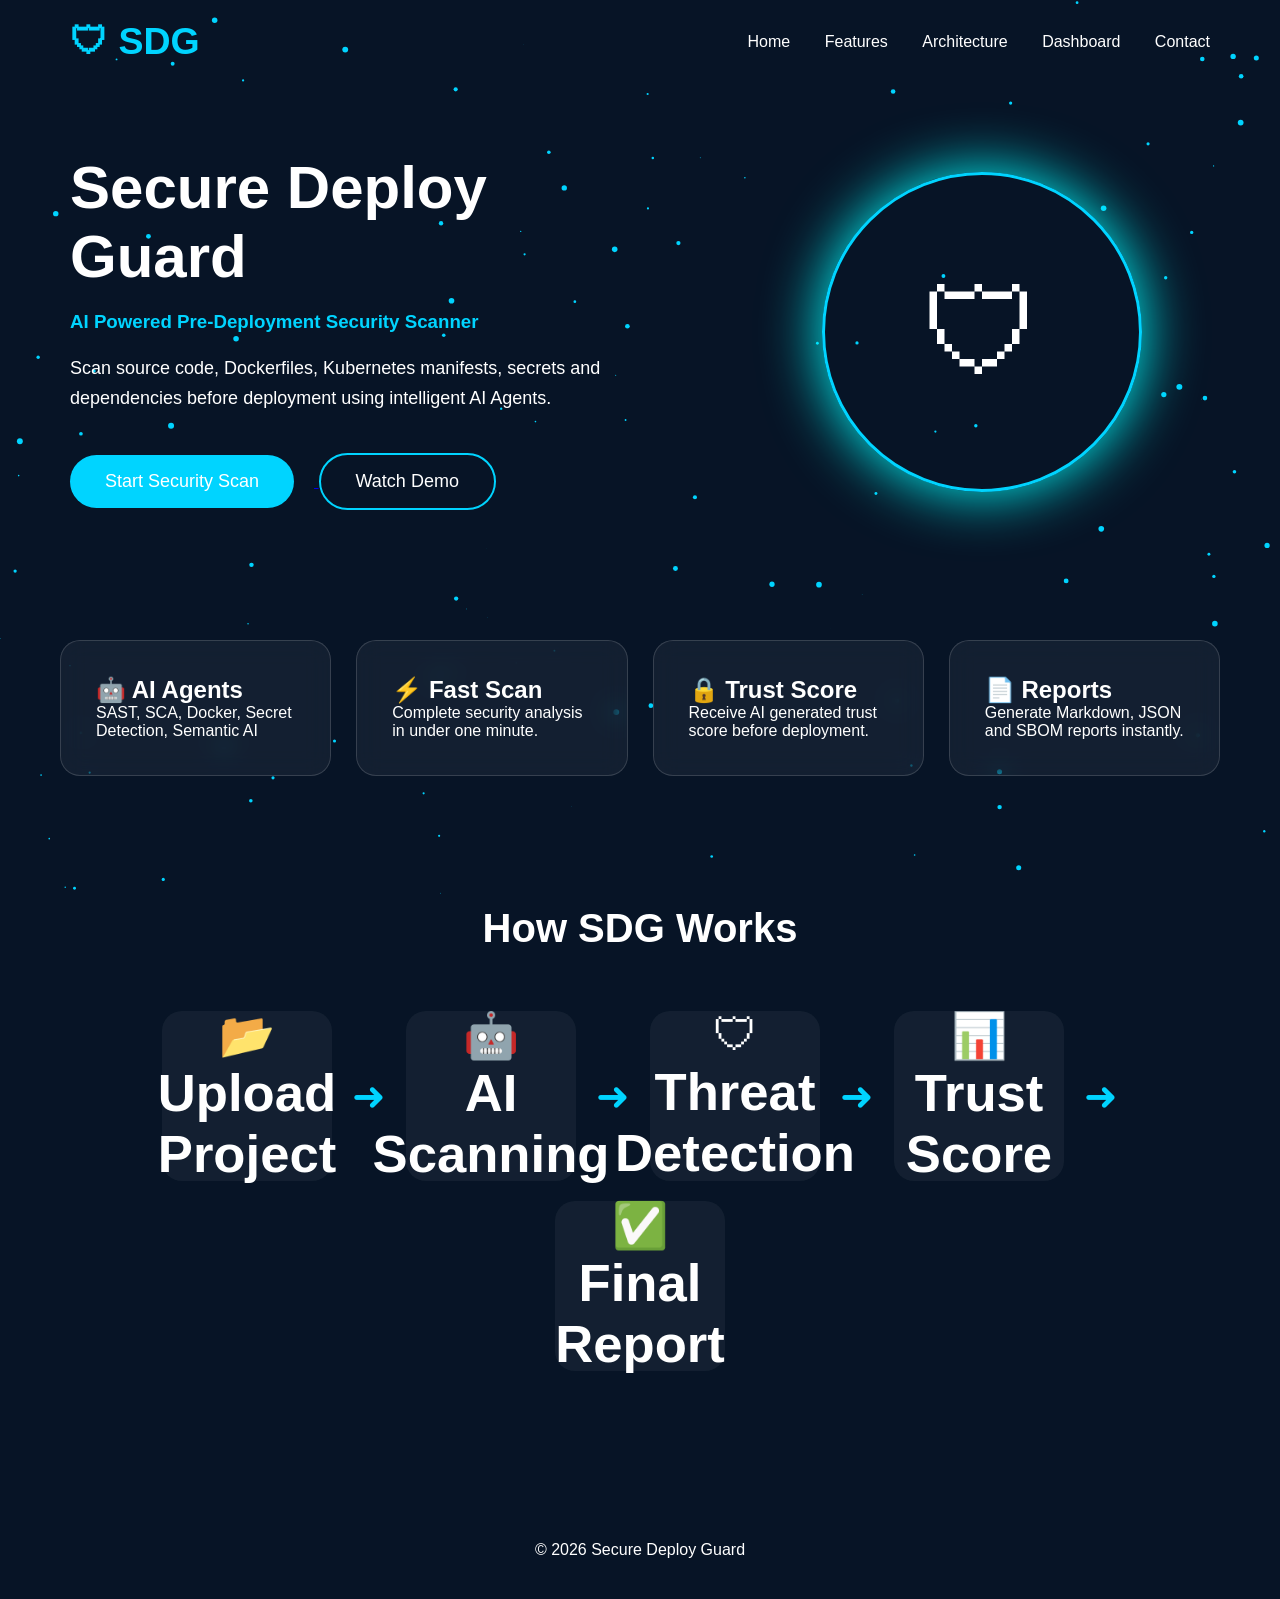
<file: index.html>
<!DOCTYPE html>
<html lang="en">

<head>

    <meta charset="UTF-8">
    <meta name="viewport" content="width=device-width, initial-scale=1.0">

    <title>Secure Deploy Guard</title>

    <link rel="stylesheet" href="style.css">

    <script defer src="main.js"></script>

</head>

<body>

<div id="particles"></div>

<header>

<div class="logo">

<h2>🛡 SDG</h2>

</div>

<nav>

<a href="#">Home</a>

<a href="#">Features</a>

<a href="#">Architecture</a>

<a href="#">Dashboard</a>

<a href="#">Contact</a>

</nav>

</header>

<section class="hero">

<div class="hero-left">

<h1>

Secure Deploy Guard

</h1>

<h3>

AI Powered Pre-Deployment Security Scanner

</h3>

<p>

Scan source code, Dockerfiles, Kubernetes manifests, secrets and dependencies before deployment using intelligent AI Agents.

</p>

<div class="buttons">

<a href="upload.html">

<button class="primary">

Start Security Scan

</button>

</a>

<button class="secondary">

Watch Demo

</button>

</div>

</div>

<div class="hero-right">

<div class="circle">

<div class="shield">

🛡

</div>

</div>

</div>

</section>

<section class="cards">

<div class="card">

<h2>🤖 AI Agents</h2>

<p>

SAST, SCA, Docker, Secret Detection, Semantic AI

</p>

</div>

<div class="card">

<h2>⚡ Fast Scan</h2>

<p>

Complete security analysis in under one minute.

</p>

</div>

<div class="card">

<h2>🔒 Trust Score</h2>

<p>

Receive AI generated trust score before deployment.

</p>

</div>

<div class="card">

<h2>📄 Reports</h2>

<p>

Generate Markdown, JSON and SBOM reports instantly.

</p>

</div>

</section>

<section class="workflow">

<h2>

How SDG Works

</h2>

<div class="steps">

<div class="step">

📂

<h3>Upload Project</h3>

</div>

<div class="arrow">➜</div>

<div class="step">

🤖

<h3>AI Scanning</h3>

</div>

<div class="arrow">➜</div>

<div class="step">

🛡

<h3>Threat Detection</h3>

</div>

<div class="arrow">➜</div>

<div class="step">

📊

<h3>Trust Score</h3>

</div>

<div class="arrow">➜</div>

<div class="step">

✅

<h3>Final Report</h3>

</div>

</div>

</section>

<footer>

© 2026 Secure Deploy Guard

</footer>

</body>

</html>
</file>
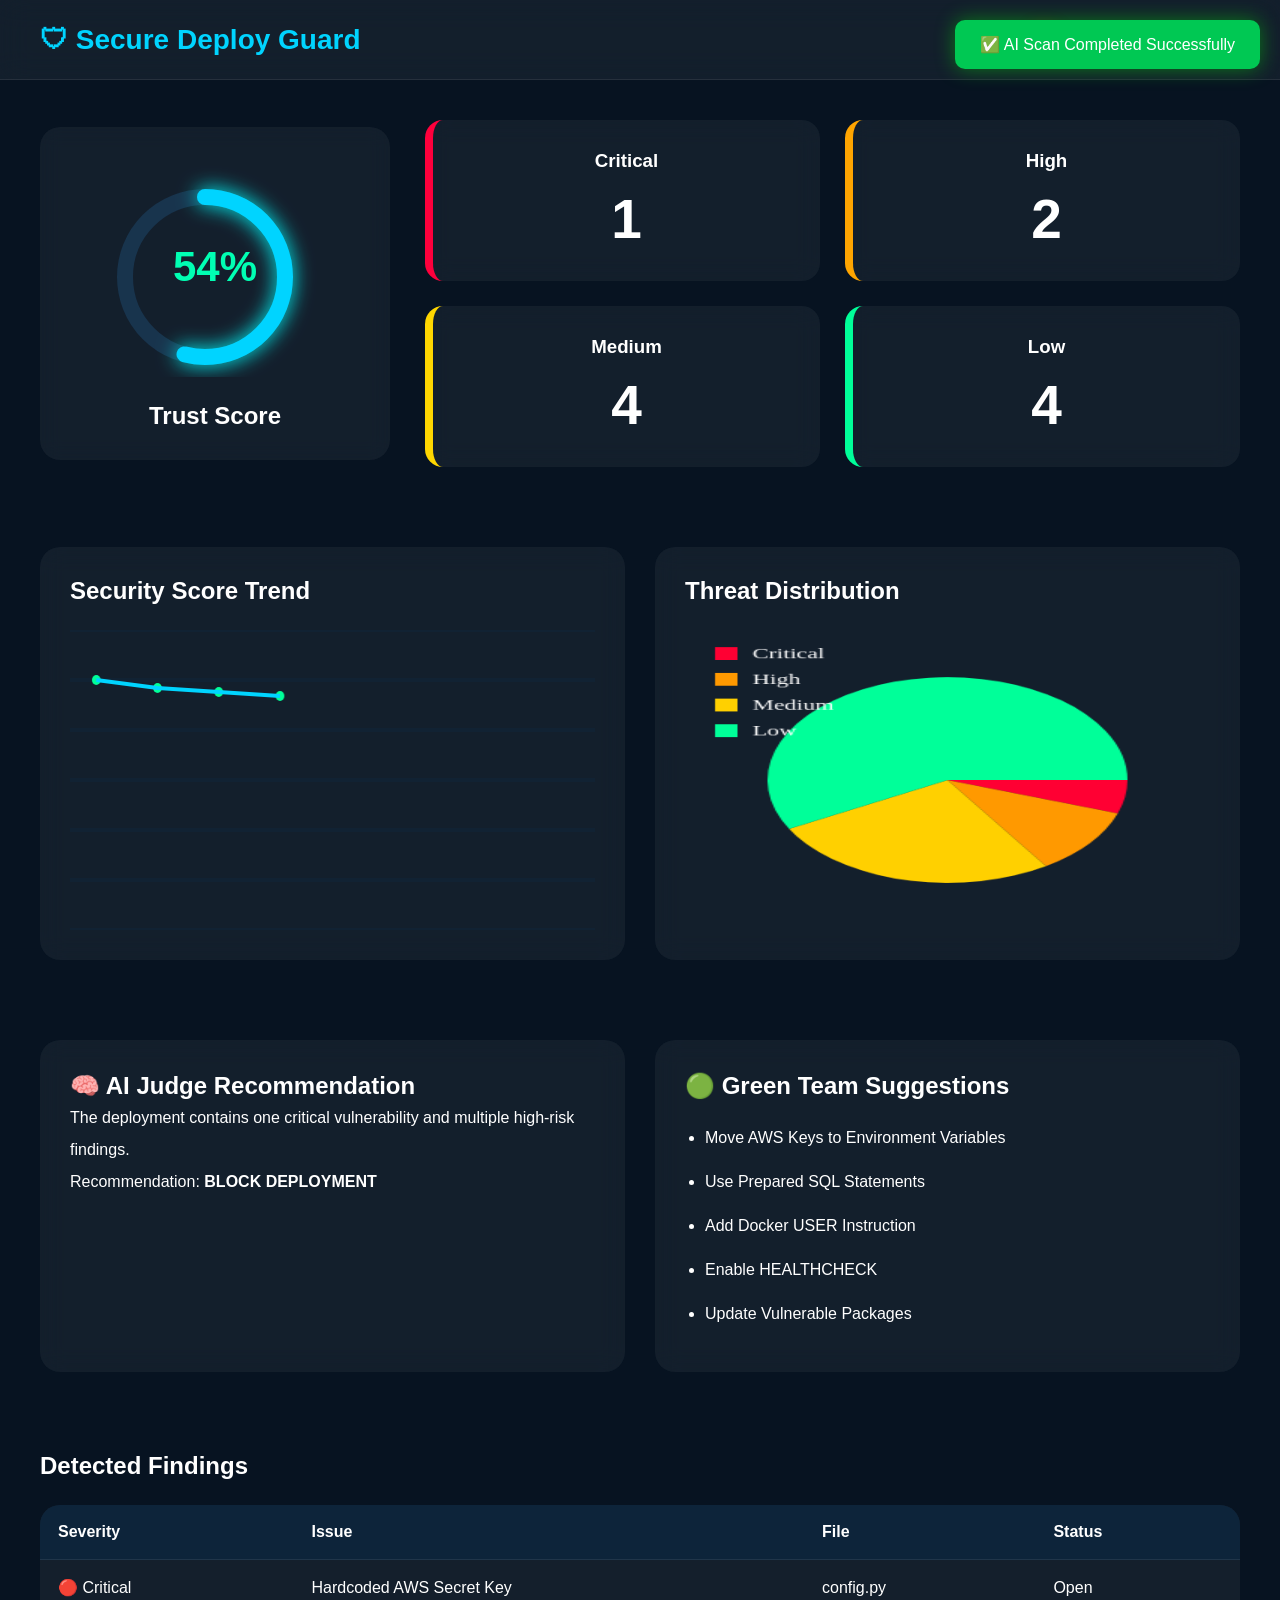
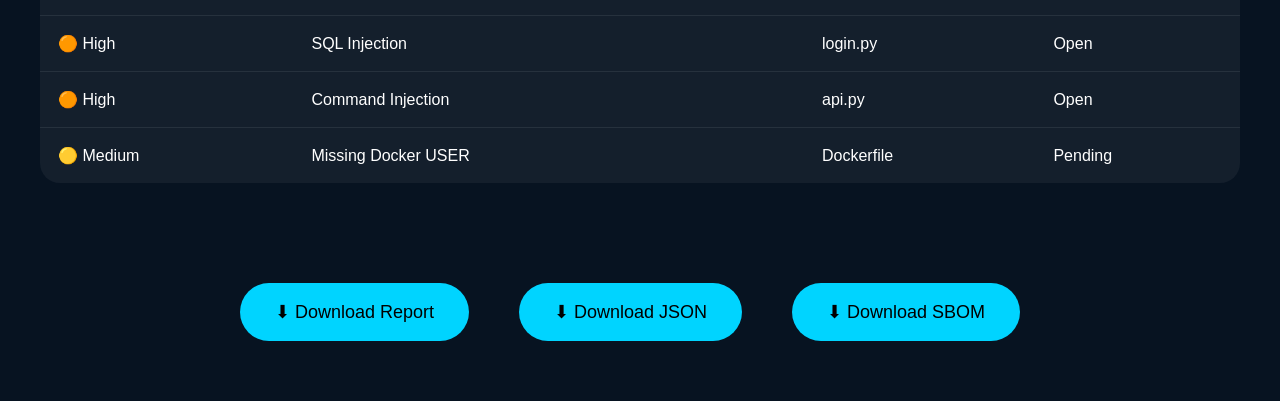
<file: dashboard.html>
<!DOCTYPE html>
<html lang="en">

<head>

<meta charset="UTF-8">
<meta name="viewport" content="width=device-width, initial-scale=1.0">

<title>SDG Security Dashboard</title>

<link rel="stylesheet" href="style.css">
<link rel="stylesheet" href="dashboard.css">

<script defer src="dashboard.js"></script>

</head>

<body>

<header class="dash-header">

<div class="logo">

🛡 Secure Deploy Guard

</div>

<div class="status">

<span class="online"></span>

Deployment Blocked

</div>

</header>

<!-- ========================= -->

<section class="hero">

<div class="gauge-card">

<div class="gauge">

<svg>

<circle class="bg" cx="100" cy="100" r="80"></circle>

<circle class="meter" cx="100" cy="100" r="80"></circle>

</svg>

<div class="score">

82%

</div>

</div>

<h2>

Trust Score

</h2>

</div>

<div class="summary">

<div class="summary-card critical">

<h3>

Critical

</h3>

<h1 id="critical">

1

</h1>

</div>

<div class="summary-card high">

<h3>

High

</h3>

<h1 id="high">

2

</h1>

</div>

<div class="summary-card medium">

<h3>

Medium

</h3>

<h1 id="medium">

3

</h1>

</div>

<div class="summary-card low">

<h3>

Low

</h3>

<h1 id="low">

4

</h1>

</div>

</div>

</section>

<!-- ========================= -->

<section class="charts">

<div class="chart-card">

<h2>

Security Score Trend

</h2>

<canvas id="trendCanvas"></canvas>

</div>

<div class="chart-card">

<h2>

Threat Distribution

</h2>

<canvas id="pieCanvas"></canvas>

</div>

</section>

<!-- ========================= -->

<section class="judge">

<div class="judge-card">

<h2>

🧠 AI Judge Recommendation

</h2>

<p>

The deployment contains one critical vulnerability and multiple high-risk findings.

</p>

<p>

Recommendation:

<strong>

BLOCK DEPLOYMENT

</strong>

</p>

</div>

<div class="green-card">

<h2>

🟢 Green Team Suggestions

</h2>

<ul>

<li>Move AWS Keys to Environment Variables</li>

<li>Use Prepared SQL Statements</li>

<li>Add Docker USER Instruction</li>

<li>Enable HEALTHCHECK</li>

<li>Update Vulnerable Packages</li>

</ul>

</div>

</section>

<!-- ========================= -->

<section class="table-section">

<h2>

Detected Findings

</h2>

<table>

<thead>

<tr>

<th>Severity</th>

<th>Issue</th>

<th>File</th>

<th>Status</th>

</tr>

</thead>

<tbody id="tableBody">

</tbody>

</table>

</section>

<!-- ========================= -->

<section class="downloads">

<button>

⬇ Download Report

</button>

<button>

⬇ Download JSON

</button>

<button>

⬇ Download SBOM

</button>

</section>

</body>

</html>
</file>
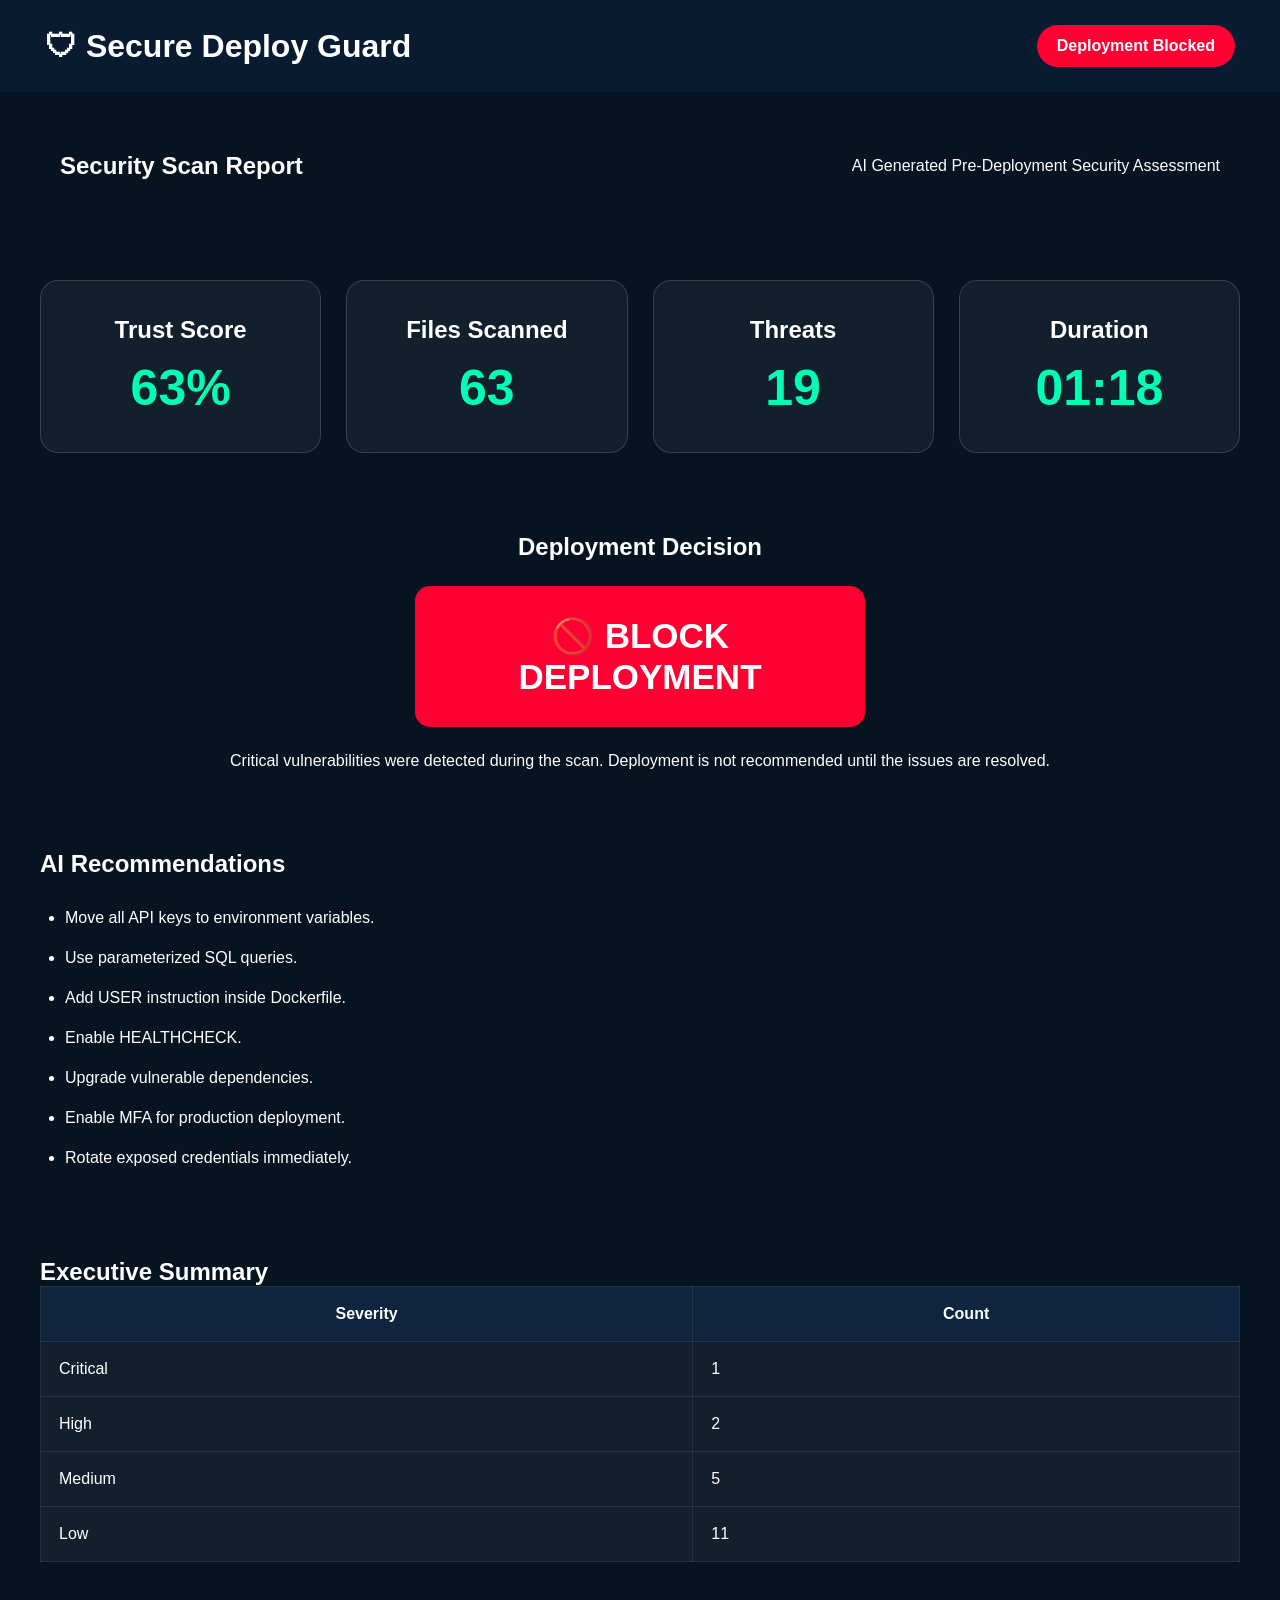
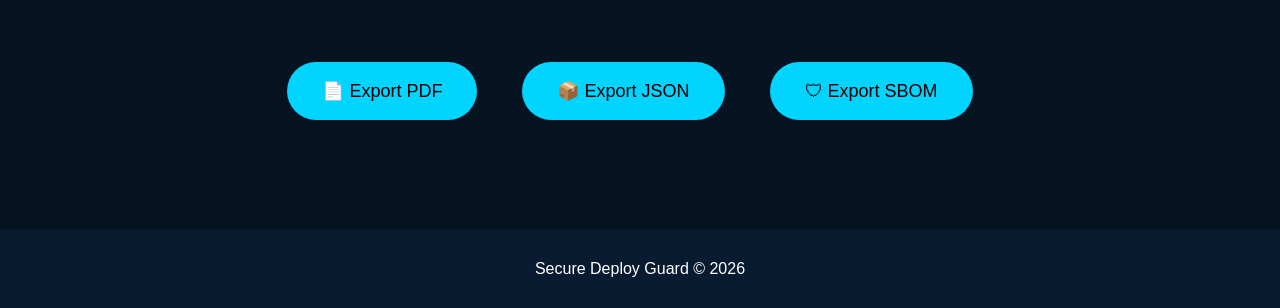
<file: report.html>
<!DOCTYPE html>
<html lang="en">

<head>

<meta charset="UTF-8">
<meta name="viewport" content="width=device-width,initial-scale=1.0">

<title>SDG Security Report</title>

<link rel="stylesheet" href="style.css">
<link rel="stylesheet" href="report.css">

<script defer src="report.js"></script>

</head>

<body>

<header class="report-header">

<h1>🛡 Secure Deploy Guard</h1>

<div class="badge">

Deployment Blocked

</div>

</header>

<section class="hero">

<h1>

Security Scan Report

</h1>

<p>

AI Generated Pre-Deployment Security Assessment

</p>

</section>

<section class="summary">

<div class="card">

<h2>Trust Score</h2>

<h1 id="trustScore">82%</h1>

</div>

<div class="card">

<h2>Files Scanned</h2>

<h1 id="files">418</h1>

</div>

<div class="card">

<h2>Threats</h2>

<h1 id="issues">19</h1>

</div>

<div class="card">

<h2>Duration</h2>

<h1>01:18</h1>

</div>

</section>

<section class="decision">

<h2>Deployment Decision</h2>

<div class="decision-box">

🚫 BLOCK DEPLOYMENT

</div>

<p>

Critical vulnerabilities were detected during the scan.

Deployment is not recommended until the issues are resolved.

</p>

</section>

<section class="recommendations">

<h2>AI Recommendations</h2>

<ul>

<li>Move all API keys to environment variables.</li>

<li>Use parameterized SQL queries.</li>

<li>Add USER instruction inside Dockerfile.</li>

<li>Enable HEALTHCHECK.</li>

<li>Upgrade vulnerable dependencies.</li>

<li>Enable MFA for production deployment.</li>

<li>Rotate exposed credentials immediately.</li>

</ul>

</section>

<section class="report-table">

<h2>Executive Summary</h2>

<table>

<tr>

<th>Severity</th>

<th>Count</th>

</tr>

<tr>

<td>Critical</td>

<td>1</td>

</tr>

<tr>

<td>High</td>

<td>2</td>

</tr>

<tr>

<td>Medium</td>

<td>5</td>

</tr>

<tr>

<td>Low</td>

<td>11</td>

</tr>

</table>

</section>

<section class="exports">

<button id="pdf">

📄 Export PDF

</button>

<button id="json">

📦 Export JSON

</button>

<button id="sbom">

🛡 Export SBOM

</button>

</section>

<footer>

Secure Deploy Guard © 2026

</footer>

</body>

</html>
</file>
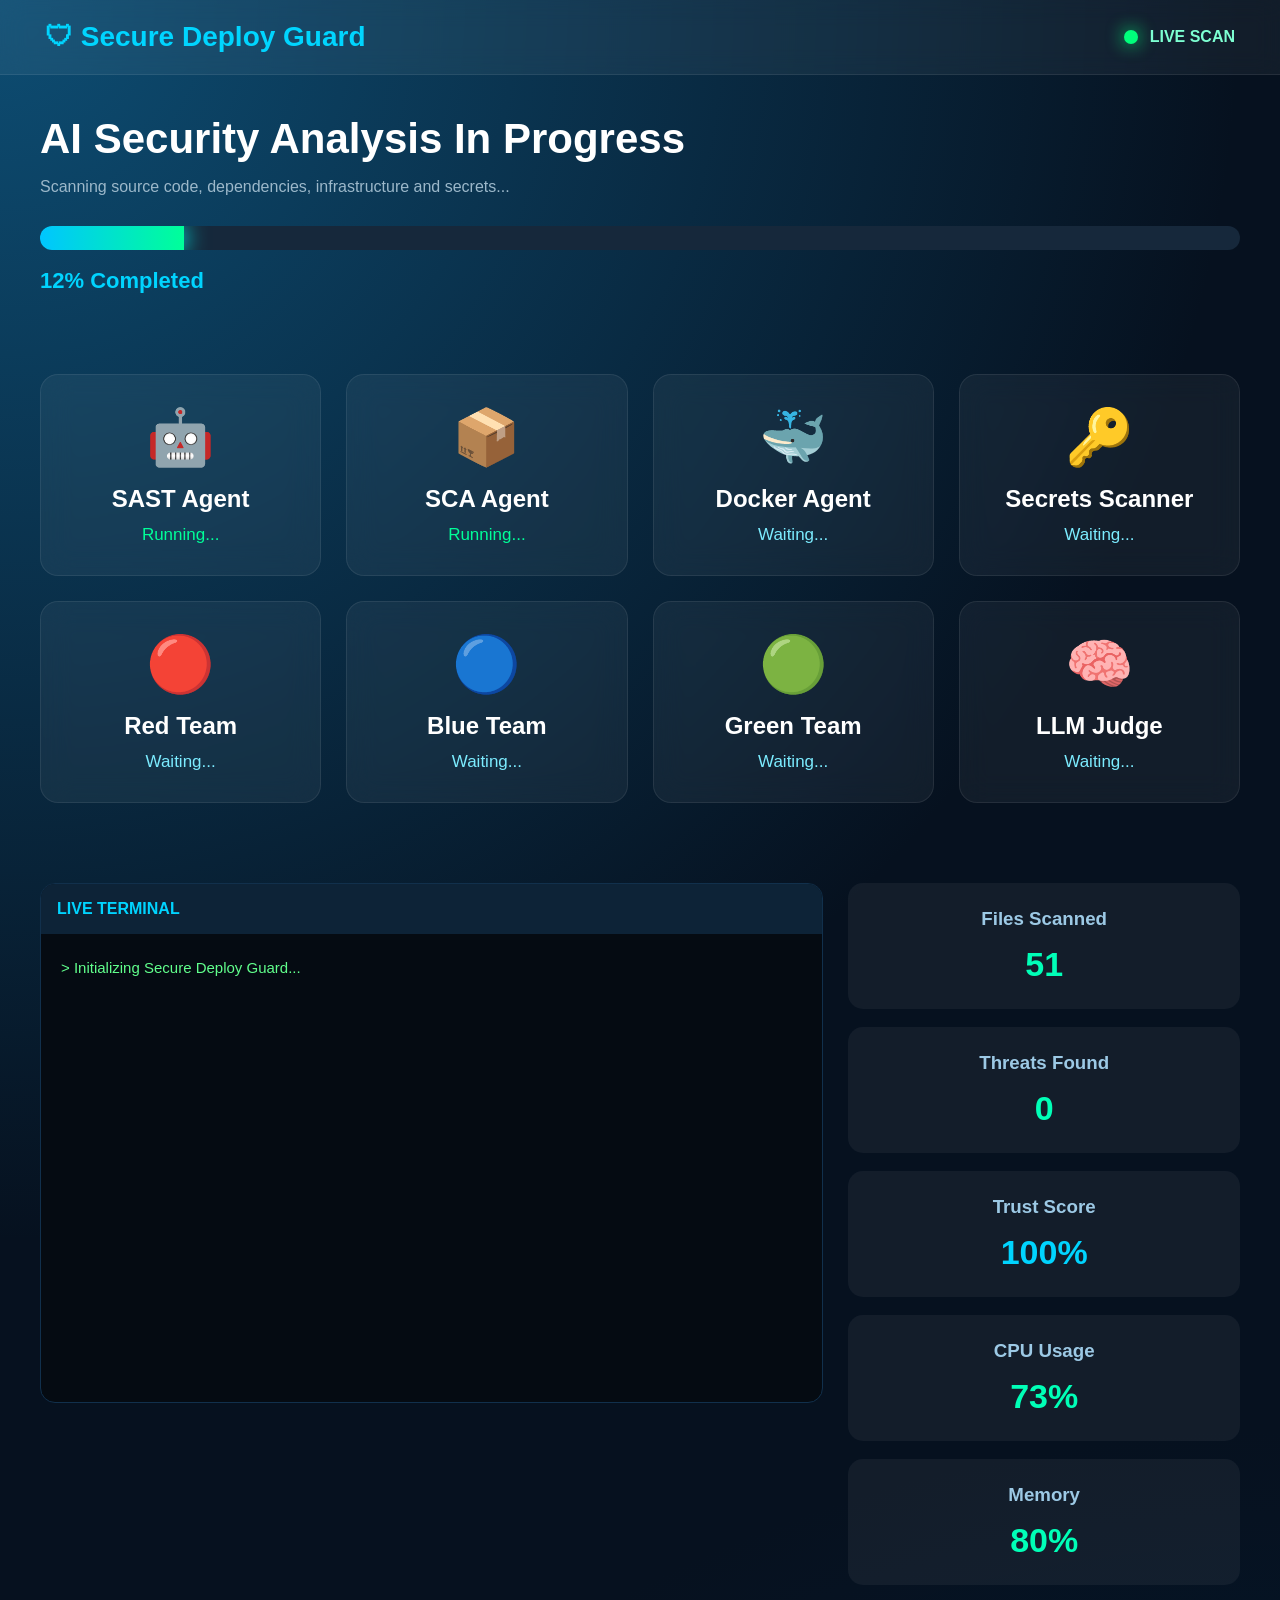
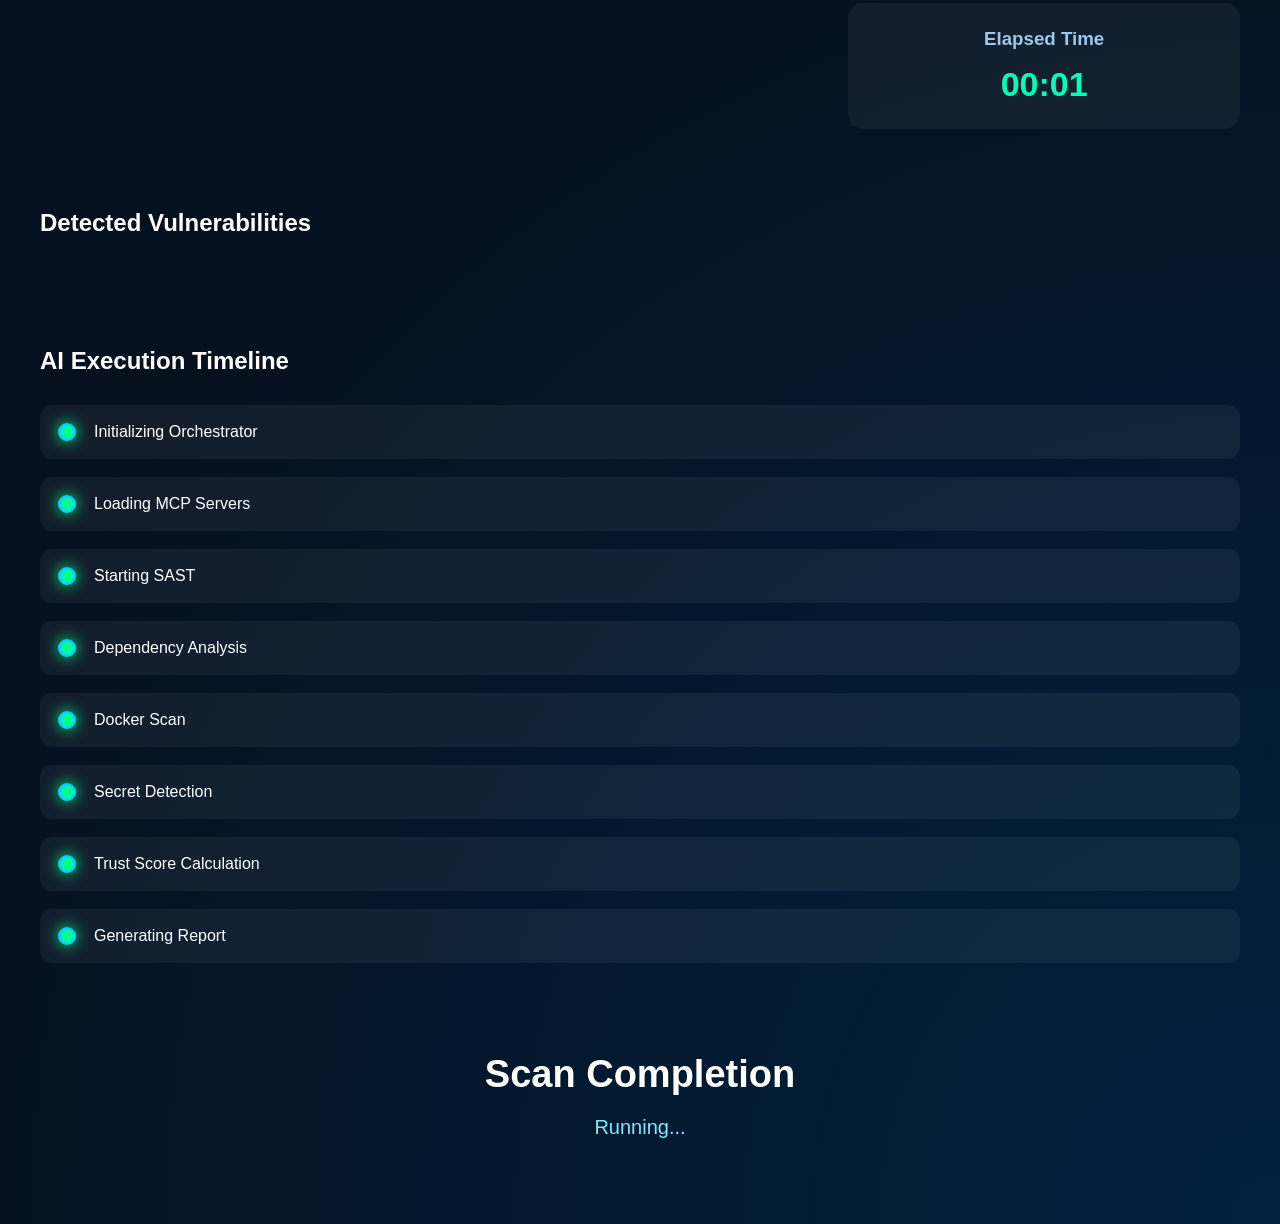
<file: scanning.html>
<!DOCTYPE html>
<html lang="en">

<head>

<meta charset="UTF-8">
<meta name="viewport" content="width=device-width, initial-scale=1.0">

<title>SDG AI Scan</title>

<link rel="stylesheet" href="style.css">
<link rel="stylesheet" href="scanning.css">

<script defer src="scanning.js"></script>

</head>

<body>

<div class="scan-page">

<!-- ========================================= -->
<!-- TOP NAVBAR -->
<!-- ========================================= -->

<header class="topbar">

<div class="logo">

🛡 Secure Deploy Guard

</div>

<div class="scan-status">

<div class="live-dot"></div>

LIVE SCAN

</div>

</header>

<!-- ========================================= -->
<!-- PROGRESS -->
<!-- ========================================= -->

<section class="progress-section">

<h1>

AI Security Analysis In Progress

</h1>

<p>

Scanning source code, dependencies, infrastructure and secrets...

</p>

<div class="progress">

<div class="progress-fill" id="progressFill"></div>

</div>

<div class="progress-text">

<span id="progressNumber">

0%

</span>

Completed

</div>

</section>

<!-- ========================================= -->
<!-- AGENTS -->
<!-- ========================================= -->

<section class="agents-grid">

<div class="agent-card" id="agent1">

<div class="icon">

🤖

</div>

<h2>SAST Agent</h2>

<p class="status">

Initializing...

</p>

</div>

<div class="agent-card" id="agent2">

<div class="icon">

📦

</div>

<h2>SCA Agent</h2>

<p class="status">

Waiting...

</p>

</div>

<div class="agent-card" id="agent3">

<div class="icon">

🐳

</div>

<h2>Docker Agent</h2>

<p class="status">

Waiting...

</p>

</div>

<div class="agent-card" id="agent4">

<div class="icon">

🔑

</div>

<h2>Secrets Scanner</h2>

<p class="status">

Waiting...

</p>

</div>

<div class="agent-card" id="agent5">

<div class="icon">

🔴

</div>

<h2>Red Team</h2>

<p class="status">

Waiting...

</p>

</div>

<div class="agent-card" id="agent6">

<div class="icon">

🔵

</div>

<h2>Blue Team</h2>

<p class="status">

Waiting...

</p>

</div>

<div class="agent-card" id="agent7">

<div class="icon">

🟢

</div>

<h2>Green Team</h2>

<p class="status">

Waiting...

</p>

</div>

<div class="agent-card" id="agent8">

<div class="icon">

🧠

</div>

<h2>LLM Judge</h2>

<p class="status">

Waiting...

</p>

</div>

</section>

<!-- ========================================= -->
<!-- DASHBOARD -->
<!-- ========================================= -->

<section class="dashboard">

<div class="left-panel">

<div class="terminal">

<div class="terminal-header">

LIVE TERMINAL

</div>

<div class="terminal-body" id="terminal">

</div>

</div>

</div>

<div class="right-panel">

<div class="stats">

<div class="stat-card">

<h3>

Files Scanned

</h3>

<div class="number" id="files">

0

</div>

</div>

<div class="stat-card">

<h3>

Threats Found

</h3>

<div class="number" id="threats">

0

</div>

</div>

<div class="stat-card">

<h3>

Trust Score

</h3>

<div class="number trust" id="trust">

100%

</div>

</div>

<div class="stat-card">

<h3>

CPU Usage

</h3>

<div class="number" id="cpu">

0%

</div>

</div>

<div class="stat-card">

<h3>

Memory

</h3>

<div class="number" id="memory">

0%

</div>

</div>

<div class="stat-card">

<h3>

Elapsed Time

</h3>

<div class="number" id="time">

00:00

</div>

</div>

</div>

</div>

</section>

<!-- ========================================= -->
<!-- VULNERABILITIES -->
<!-- ========================================= -->

<section class="findings">

<h2>

Detected Vulnerabilities

</h2>

<div id="findingList">

</div>

</section>

<!-- ========================================= -->
<!-- SCAN TIMELINE -->
<!-- ========================================= -->

<section class="timeline">

<h2>

AI Execution Timeline

</h2>

<div class="timeline-box">

<div class="timeline-item">

<div class="circle"></div>

Initializing Orchestrator

</div>

<div class="timeline-item">

<div class="circle"></div>

Loading MCP Servers

</div>

<div class="timeline-item">

<div class="circle"></div>

Starting SAST

</div>

<div class="timeline-item">

<div class="circle"></div>

Dependency Analysis

</div>

<div class="timeline-item">

<div class="circle"></div>

Docker Scan

</div>

<div class="timeline-item">

<div class="circle"></div>

Secret Detection

</div>

<div class="timeline-item">

<div class="circle"></div>

Trust Score Calculation

</div>

<div class="timeline-item">

<div class="circle"></div>

Generating Report

</div>

</div>

</section>

<!-- ========================================= -->
<!-- SCAN COMPLETE -->
<!-- ========================================= -->

<section class="complete-box">

<h2>

Scan Completion

</h2>

<p id="completeText">

Running...

</p>

<button id="dashboardBtn">

View Security Dashboard →

</button>

</section>

</div>

</body>

</html>
</file>
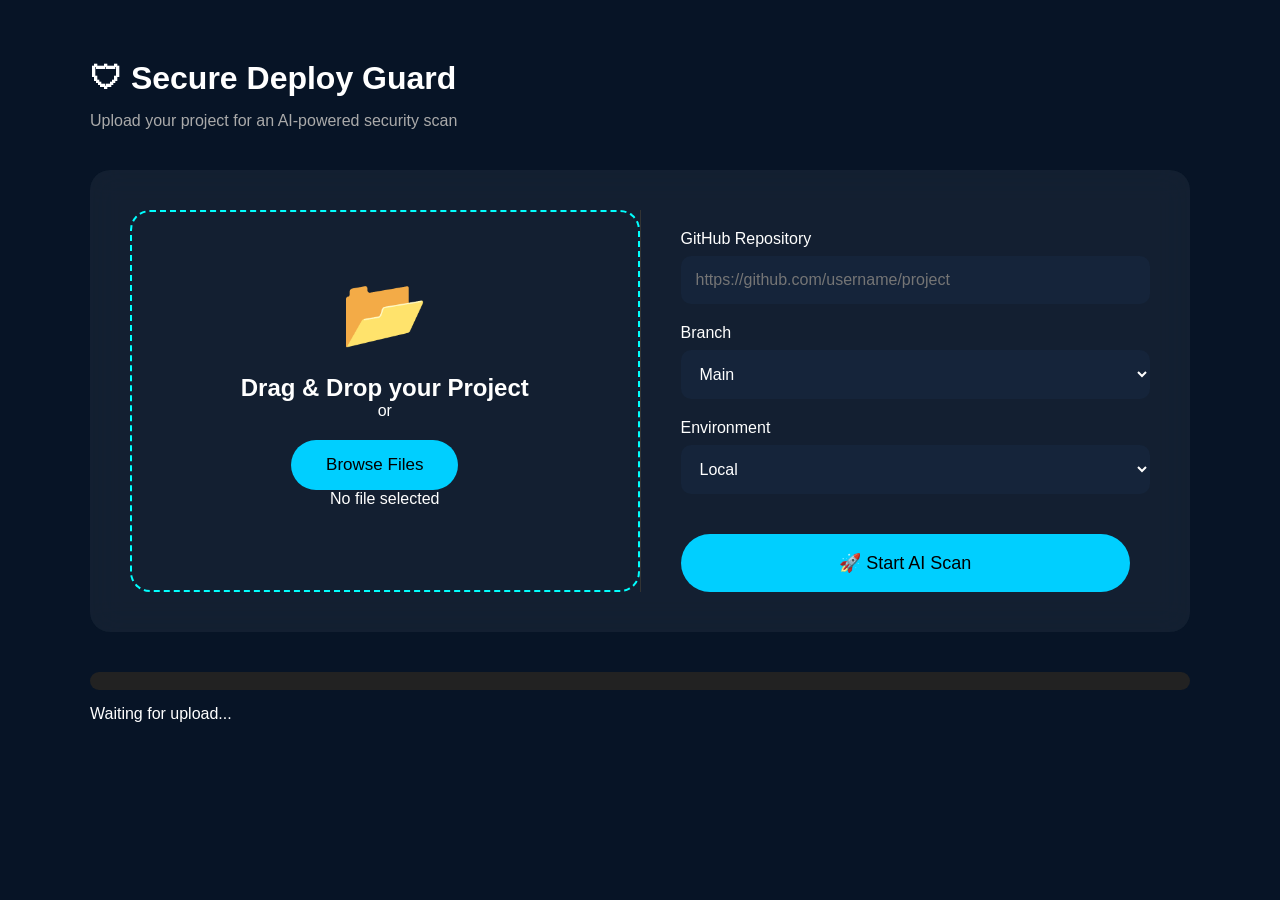
<file: upload.html>
<!DOCTYPE html>
<html lang="en">

<head>
<meta charset="UTF-8">
<meta name="viewport" content="width=device-width, initial-scale=1.0">

<title>Upload Project | Secure Deploy Guard</title>

<link rel="stylesheet" href="style.css">

<script defer src="upload.js"></script>

</head>

<body>

<div class="upload-container">

<h1>🛡 Secure Deploy Guard</h1>

<p class="subtitle">
Upload your project for an AI-powered security scan
</p>

<div class="upload-card">

<div id="drop-area">

<div class="upload-icon">📂</div>

<h2>Drag & Drop your Project</h2>

<p>or</p>

<input type="file" id="fileInput" hidden>

<button id="browseBtn">Browse Files</button>

<p id="filename">No file selected</p>

</div>

<div class="divider"></div>

<div class="repo-section">

<label>GitHub Repository</label>

<input
type="text"
placeholder="https://github.com/username/project">

<label>Branch</label>

<select>

<option>Main</option>

<option>Development</option>

<option>Production</option>

</select>

<label>Environment</label>

<select>

<option>Local</option>

<option>CI</option>

<option>Staging</option>

<option>Production</option>

</select>

<button id="scanBtn">

🚀 Start AI Scan

</button>

</div>

</div>

<div class="progress-box">

<div class="progress">

<div class="progress-fill"></div>

</div>

<p id="progressText">

Waiting for upload...

</p>

</div>

</div>

</body>

</html>
</file>
<file: style.css>
*{

margin:0;
padding:0;
box-sizing:border-box;
font-family:Segoe UI,sans-serif;

}

body{

background:#071426;
overflow-x:hidden;
color:white;

}

header{

display:flex;
justify-content:space-between;
align-items:center;
padding:20px 70px;

}

nav a{

color:white;
text-decoration:none;
margin-left:30px;
transition:.3s;

}

nav a:hover{

color:#00c6ff;

}

.logo{

font-size:25px;
font-weight:bold;
color:#00d4ff;

}

.hero{

display:flex;
justify-content:space-between;
align-items:center;
padding:70px;

}

.hero-left{

width:50%;

}

.hero-left h1{

font-size:60px;

}

.hero-left h3{

color:#00d4ff;
margin:20px 0;

}

.hero-left p{

line-height:30px;
font-size:18px;

}

.buttons{

margin-top:40px;

}

button{

padding:16px 35px;
border:none;
cursor:pointer;
border-radius:50px;
font-size:18px;
margin-right:20px;

}

.primary{

background:#00d4ff;
color:white;
transition:.4s;

}

.primary:hover{

transform:translateY(-5px);
box-shadow:0 0 30px #00d4ff;

}

.secondary{

background:transparent;
border:2px solid #00d4ff;
color:white;

}

.hero-right{

display:flex;
justify-content:center;
align-items:center;
width:40%;

}

.circle{

width:320px;
height:320px;
border-radius:50%;
border:3px solid #00d4ff;
display:flex;
justify-content:center;
align-items:center;
animation:rotate 15s linear infinite;
box-shadow:0 0 60px cyan;

}

.shield{

font-size:120px;

}

.cards{

display:grid;
grid-template-columns:repeat(4,1fr);
gap:25px;
padding:60px;

}

.card{

background:rgba(255,255,255,.05);
padding:35px;
border-radius:20px;
backdrop-filter:blur(12px);
transition:.4s;
border:1px solid rgba(255,255,255,.15);

}

.card:hover{

transform:translateY(-10px);
box-shadow:0 0 30px cyan;

}

.workflow{

padding:70px;
text-align:center;

}

.workflow h2{

margin-bottom:60px;
font-size:40px;

}

.steps{

display:flex;
justify-content:center;
align-items:center;
gap:20px;
flex-wrap:wrap;

}

.step{

width:170px;
height:170px;
background:rgba(255,255,255,.05);
border-radius:20px;
display:flex;
flex-direction:column;
justify-content:center;
align-items:center;
font-size:45px;

}

.arrow{

font-size:40px;
color:#00d4ff;

}

footer{

text-align:center;
padding:40px;
margin-top:60px;

}

@keyframes rotate{

100%{

transform:rotate(360deg);

}

}

#particles{

position:fixed;
left:0;
top:0;
width:100%;
height:100%;
z-index:-1;

}

canvas{

display:block;

}
.upload-container{

width:90%;
max-width:1100px;

margin:60px auto;

}

.subtitle{

margin:15px 0 40px;

color:#aaa;

}

.upload-card{

display:grid;

grid-template-columns:1fr 1px 1fr;

background:rgba(255,255,255,.05);

backdrop-filter:blur(15px);

border-radius:20px;

padding:40px;

}

#drop-area{

border:2px dashed cyan;

border-radius:20px;

padding:60px;

text-align:center;

transition:.3s;

}

#drop-area.drag{

background:rgba(0,255,255,.1);

}

.upload-icon{

font-size:70px;

margin-bottom:20px;

}

#browseBtn{

padding:15px 35px;

margin-top:20px;

background:#00cfff;

border:none;

border-radius:30px;

cursor:pointer;

font-size:17px;

}

.divider{

background:#333;

width:1px;

}

.repo-section{

padding-left:40px;

display:flex;

flex-direction:column;

}

.repo-section label{

margin-top:20px;

margin-bottom:8px;

}

.repo-section input,
.repo-section select{

padding:15px;

border-radius:10px;

border:none;

background:#15243a;

color:white;

font-size:16px;

}

#scanBtn{

margin-top:40px;

padding:18px;

font-size:18px;

background:#00cfff;

border:none;

border-radius:40px;

cursor:pointer;

transition:.3s;

}

#scanBtn:hover{

transform:translateY(-5px);

box-shadow:0 0 25px cyan;

}

.progress-box{

margin-top:40px;

}

.progress{

width:100%;

height:18px;

background:#222;

border-radius:30px;

overflow:hidden;

}

.progress-fill{

width:0;

height:100%;

background:linear-gradient(90deg,#00d4ff,#00ff99);

transition:.3s;

}

#progressText{

margin-top:15px;

}
</file>
<file: dashboard.css>
/* ==========================
   GLOBAL
========================== */

body{
background:#071321;
color:white;
font-family:Segoe UI,sans-serif;
overflow-x:hidden;
}

/* ==========================
HEADER
========================== */

.dash-header{

height:80px;

display:flex;

justify-content:space-between;

align-items:center;

padding:0 40px;

background:rgba(255,255,255,.05);

backdrop-filter:blur(15px);

border-bottom:1px solid rgba(255,255,255,.08);

position:sticky;

top:0;

z-index:999;

}

.logo{

font-size:28px;

font-weight:bold;

color:#00d4ff;

}

.status{

display:flex;

align-items:center;

gap:10px;

font-size:18px;

font-weight:bold;

color:#ff7272;

}

.online{

width:15px;

height:15px;

background:#ff0033;

border-radius:50%;

animation:pulse 1s infinite;

box-shadow:0 0 20px red;

}

@keyframes pulse{

0%{transform:scale(1);opacity:1;}

50%{transform:scale(1.5);opacity:.5;}

100%{transform:scale(1);opacity:1;}

}

/* ==========================
HERO
========================== */

.hero{

display:grid;

grid-template-columns:350px 1fr;

gap:35px;

padding:40px;

}

/* ==========================
GAUGE
========================== */

.gauge-card{

background:rgba(255,255,255,.05);

border-radius:20px;

padding:30px;

display:flex;

flex-direction:column;

align-items:center;

justify-content:center;

backdrop-filter:blur(10px);

}

.gauge{

position:relative;

width:220px;

height:220px;

}

.gauge svg{

width:220px;

height:220px;

transform:rotate(-90deg);

}

.bg{

fill:none;

stroke:#18344d;

stroke-width:16;

}

.meter{

fill:none;

stroke:#00d4ff;

stroke-width:16;

stroke-linecap:round;

stroke-dasharray:503;

stroke-dashoffset:90;

filter:drop-shadow(0 0 10px cyan);

transition:1s;

}

.score{

position:absolute;

left:50%;

top:50%;

transform:translate(-50%,-50%);

font-size:42px;

font-weight:bold;

color:#00ffb3;

}

.gauge-card h2{

margin-top:25px;

}

/* ==========================
SUMMARY
========================== */

.summary{

display:grid;

grid-template-columns:repeat(2,1fr);

gap:25px;

}

.summary-card{

border-radius:18px;

padding:30px;

text-align:center;

transition:.4s;

background:rgba(255,255,255,.05);

backdrop-filter:blur(12px);

}

.summary-card:hover{

transform:translateY(-8px);

box-shadow:0 0 25px cyan;

}

.summary-card h1{

font-size:55px;

margin-top:15px;

}

.critical{

border-left:8px solid #ff003c;

}

.high{

border-left:8px solid orange;

}

.medium{

border-left:8px solid gold;

}

.low{

border-left:8px solid #00ff99;

}

/* ==========================
CHARTS
========================== */

.charts{

display:grid;

grid-template-columns:1fr 1fr;

gap:30px;

padding:40px;

}

.chart-card{

background:rgba(255,255,255,.05);

padding:30px;

border-radius:20px;

backdrop-filter:blur(12px);

}

.chart-card h2{

margin-bottom:25px;

}

canvas{

width:100%;

height:300px;

}

/* ==========================
AI JUDGE
========================== */

.judge{

display:grid;

grid-template-columns:1fr 1fr;

gap:30px;

padding:40px;

}

.judge-card,
.green-card{

background:rgba(255,255,255,.05);

padding:30px;

border-radius:20px;

line-height:32px;

backdrop-filter:blur(12px);

}

.green-card ul{

margin-top:20px;

padding-left:20px;

}

.green-card li{

margin-bottom:12px;

}

/* ==========================
TABLE
========================== */

.table-section{

padding:40px;

}

.table-section h2{

margin-bottom:25px;

}

table{

width:100%;

border-collapse:collapse;

background:rgba(255,255,255,.05);

border-radius:20px;

overflow:hidden;

}

th{

background:#0d243a;

padding:18px;

text-align:left;

}

td{

padding:18px;

border-top:1px solid rgba(255,255,255,.08);

}

tr:hover{

background:rgba(255,255,255,.05);

}

/* ==========================
DOWNLOADS
========================== */

.downloads{

display:flex;

justify-content:center;

gap:30px;

padding:60px;

}

.downloads button{

padding:18px 35px;

border:none;

border-radius:35px;

font-size:18px;

cursor:pointer;

background:#00d4ff;

transition:.3s;

}

.downloads button:hover{

transform:translateY(-5px);

box-shadow:0 0 25px cyan;

}

/* ==========================
RESPONSIVE
========================== */

@media(max-width:1100px){

.hero{

grid-template-columns:1fr;

}

.summary{

grid-template-columns:repeat(2,1fr);

}

.charts{

grid-template-columns:1fr;

}

.judge{

grid-template-columns:1fr;

}

}

@media(max-width:700px){

.summary{

grid-template-columns:1fr;

}

.downloads{

flex-direction:column;

align-items:center;

}

.dash-header{

flex-direction:column;

height:auto;

padding:20px;

gap:10px;

}

}
</file>
<file: report.css>
body{

background:#061321;

color:white;

font-family:Segoe UI,sans-serif;

}

.report-header{

display:flex;

justify-content:space-between;

padding:25px 45px;

background:#081b30;

}

.badge{

background:#ff0033;

padding:12px 20px;

border-radius:30px;

font-weight:bold;

}

.hero{

text-align:center;

padding:60px;

}

.summary{

display:grid;

grid-template-columns:repeat(4,1fr);

gap:25px;

padding:40px;

}

.card{

background:rgba(255,255,255,.05);

padding:35px;

border-radius:18px;

text-align:center;

backdrop-filter:blur(12px);

transition:.3s;

}

.card:hover{

transform:translateY(-8px);

box-shadow:0 0 20px cyan;

}

.card h1{

margin-top:15px;

font-size:50px;

color:#00ffb3;

}

.decision{

padding:40px;

text-align:center;

}

.decision-box{

background:#ff0033;

padding:30px;

font-size:35px;

font-weight:bold;

border-radius:15px;

margin:25px auto;

width:450px;

}

.recommendations{

padding:40px;

}

.recommendations ul{

margin-top:20px;

padding-left:25px;

line-height:40px;

}

.report-table{

padding:40px;

}

table{

width:100%;

border-collapse:collapse;

background:rgba(255,255,255,.05);

}

th,td{

padding:18px;

border:1px solid rgba(255,255,255,.08);

}

th{

background:#0d253d;

}

.exports{

display:flex;

justify-content:center;

gap:25px;

padding:60px;

}

.exports button{

padding:18px 35px;

border:none;

background:#00d4ff;

border-radius:35px;

cursor:pointer;

font-size:18px;

transition:.3s;

}

.exports button:hover{

transform:translateY(-5px);

box-shadow:0 0 25px cyan;

}

footer{

text-align:center;

padding:30px;

margin-top:50px;

background:#081b30;

}

@media(max-width:900px){

.summary{

grid-template-columns:1fr 1fr;

}

}

@media(max-width:650px){

.summary{

grid-template-columns:1fr;

}

.decision-box{

width:100%;

}

.exports{

flex-direction:column;

align-items:center;

}

}
</file>
<file: scanning.css>
/* ===========================
   GLOBAL
=========================== */

*{
margin:0;
padding:0;
box-sizing:border-box;
font-family:Segoe UI,sans-serif;
}

body{

background:#06111f;
color:white;
overflow-x:hidden;

background-image:
radial-gradient(circle at top left,#0d4d73 0%,transparent 40%),
radial-gradient(circle at bottom right,#01213f 0%,transparent 45%);

}

/* ===========================
TOP BAR
=========================== */

.topbar{

height:75px;

display:flex;

justify-content:space-between;

align-items:center;

padding:0 45px;

background:rgba(255,255,255,.05);

backdrop-filter:blur(12px);

border-bottom:1px solid rgba(255,255,255,.08);

position:sticky;

top:0;

z-index:100;

}

.logo{

font-size:28px;

font-weight:bold;

color:#00d5ff;

}

.scan-status{

display:flex;

align-items:center;

gap:12px;

font-weight:600;

color:#7dffd2;

}

.live-dot{

width:14px;

height:14px;

border-radius:50%;

background:#00ff7b;

animation:pulse 1s infinite;

box-shadow:0 0 18px #00ff7b;

}

@keyframes pulse{

0%{

transform:scale(1);

opacity:1;

}

50%{

transform:scale(1.5);

opacity:.4;

}

100%{

transform:scale(1);

opacity:1;

}

}

/* ===========================
PROGRESS
=========================== */

.progress-section{

padding:40px;

}

.progress-section h1{

font-size:42px;

margin-bottom:15px;

}

.progress-section p{

color:#9cb8ca;

margin-bottom:30px;

}

.progress{

height:24px;

background:#16283b;

border-radius:40px;

overflow:hidden;

}

.progress-fill{

height:100%;

width:0;

background:linear-gradient(90deg,#00c6ff,#00ff99);

box-shadow:0 0 25px cyan;

transition:.3s;

}

.progress-text{

margin-top:18px;

font-size:22px;

font-weight:bold;

color:#00d4ff;

}

/* ===========================
AGENT GRID
=========================== */

.agents-grid{

display:grid;

grid-template-columns:repeat(4,1fr);

gap:25px;

padding:40px;

}

.agent-card{

background:rgba(255,255,255,.05);

border:1px solid rgba(255,255,255,.08);

border-radius:18px;

padding:30px;

text-align:center;

transition:.4s;

backdrop-filter:blur(15px);

position:relative;

overflow:hidden;

}

.agent-card::before{

content:"";

position:absolute;

left:-120px;

top:0;

width:70px;

height:100%;

background:rgba(255,255,255,.08);

transform:skewX(-25deg);

transition:.8s;

}

.agent-card:hover::before{

left:140%;

}

.agent-card:hover{

transform:translateY(-8px);

box-shadow:0 0 35px cyan;

}

.icon{

font-size:55px;

margin-bottom:15px;

}

.agent-card h2{

margin-bottom:12px;

}

.status{

color:#7cecff;

font-size:17px;

}

/* ===========================
DASHBOARD
=========================== */

.dashboard{

display:grid;

grid-template-columns:2fr 1fr;

gap:25px;

padding:40px;

}

/* ===========================
TERMINAL
=========================== */

.terminal{

background:#050b12;

border-radius:15px;

border:1px solid #11304c;

overflow:hidden;

height:520px;

display:flex;

flex-direction:column;

}

.terminal-header{

background:#0d2337;

padding:16px;

font-weight:bold;

color:#00d4ff;

}

.terminal-body{

padding:20px;

overflow-y:auto;

font-family:Consolas,monospace;

color:#61ff8c;

line-height:1.8;

font-size:15px;

}

/* ===========================
RIGHT PANEL
=========================== */

.stats{

display:grid;

grid-template-columns:1fr;

gap:18px;

}

.stat-card{

background:rgba(255,255,255,.05);

padding:25px;

border-radius:15px;

text-align:center;

transition:.3s;

}

.stat-card:hover{

box-shadow:0 0 20px cyan;

transform:scale(1.03);

}

.stat-card h3{

margin-bottom:15px;

color:#9cc9e5;

}

.number{

font-size:34px;

font-weight:bold;

color:#00ffb7;

}

.trust{

color:#00d4ff;

}

/* ===========================
FINDINGS
=========================== */

.findings{

padding:40px;

}

.findings h2{

margin-bottom:30px;

}

#findingList{

display:flex;

flex-direction:column;

gap:18px;

}

.finding{

display:flex;

justify-content:space-between;

align-items:center;

padding:22px;

border-radius:12px;

background:rgba(255,255,255,.05);

border-left:8px solid red;

animation:slide .6s;

}

.finding h3{

margin-bottom:8px;

}

.finding span{

font-size:15px;

color:#9db5c8;

}

.finding.critical{

border-left-color:#ff003c;

}

.finding.high{

border-left-color:#ff7b00;

}

.finding.medium{

border-left-color:#ffd500;

}

.finding.low{

border-left-color:#00e676;

}

@keyframes slide{

from{

opacity:0;

transform:translateX(-80px);

}

to{

opacity:1;

transform:translateX(0);

}

}

/* ===========================
TIMELINE
=========================== */

.timeline{

padding:40px;

}

.timeline h2{

margin-bottom:30px;

}

.timeline-box{

display:flex;

flex-direction:column;

gap:18px;

}

.timeline-item{

display:flex;

align-items:center;

gap:18px;

padding:18px;

background:rgba(255,255,255,.05);

border-radius:12px;

}

.circle{

width:18px;

height:18px;

background:#00ff8a;

border-radius:50%;

box-shadow:0 0 15px #00ff8a;

}

/* ===========================
COMPLETE
=========================== */

.complete-box{

padding:50px;

text-align:center;

}

.complete-box h2{

font-size:38px;

margin-bottom:20px;

}

#completeText{

font-size:20px;

margin-bottom:35px;

color:#7cecff;

}

#dashboardBtn{

padding:18px 40px;

border:none;

border-radius:40px;

background:#00d4ff;

font-size:18px;

cursor:pointer;

transition:.4s;

display:none;

}

#dashboardBtn:hover{

transform:translateY(-6px);

box-shadow:0 0 30px cyan;

}

/* ===========================
RESPONSIVE
=========================== */

@media(max-width:1100px){

.agents-grid{

grid-template-columns:repeat(2,1fr);

}

.dashboard{

grid-template-columns:1fr;

}

}

@media(max-width:700px){

.agents-grid{

grid-template-columns:1fr;

}

.progress-section h1{

font-size:30px;

}

.topbar{

padding:20px;

flex-direction:column;

height:auto;

gap:12px;

}

.logo{

font-size:22px;

}

}
</file>
